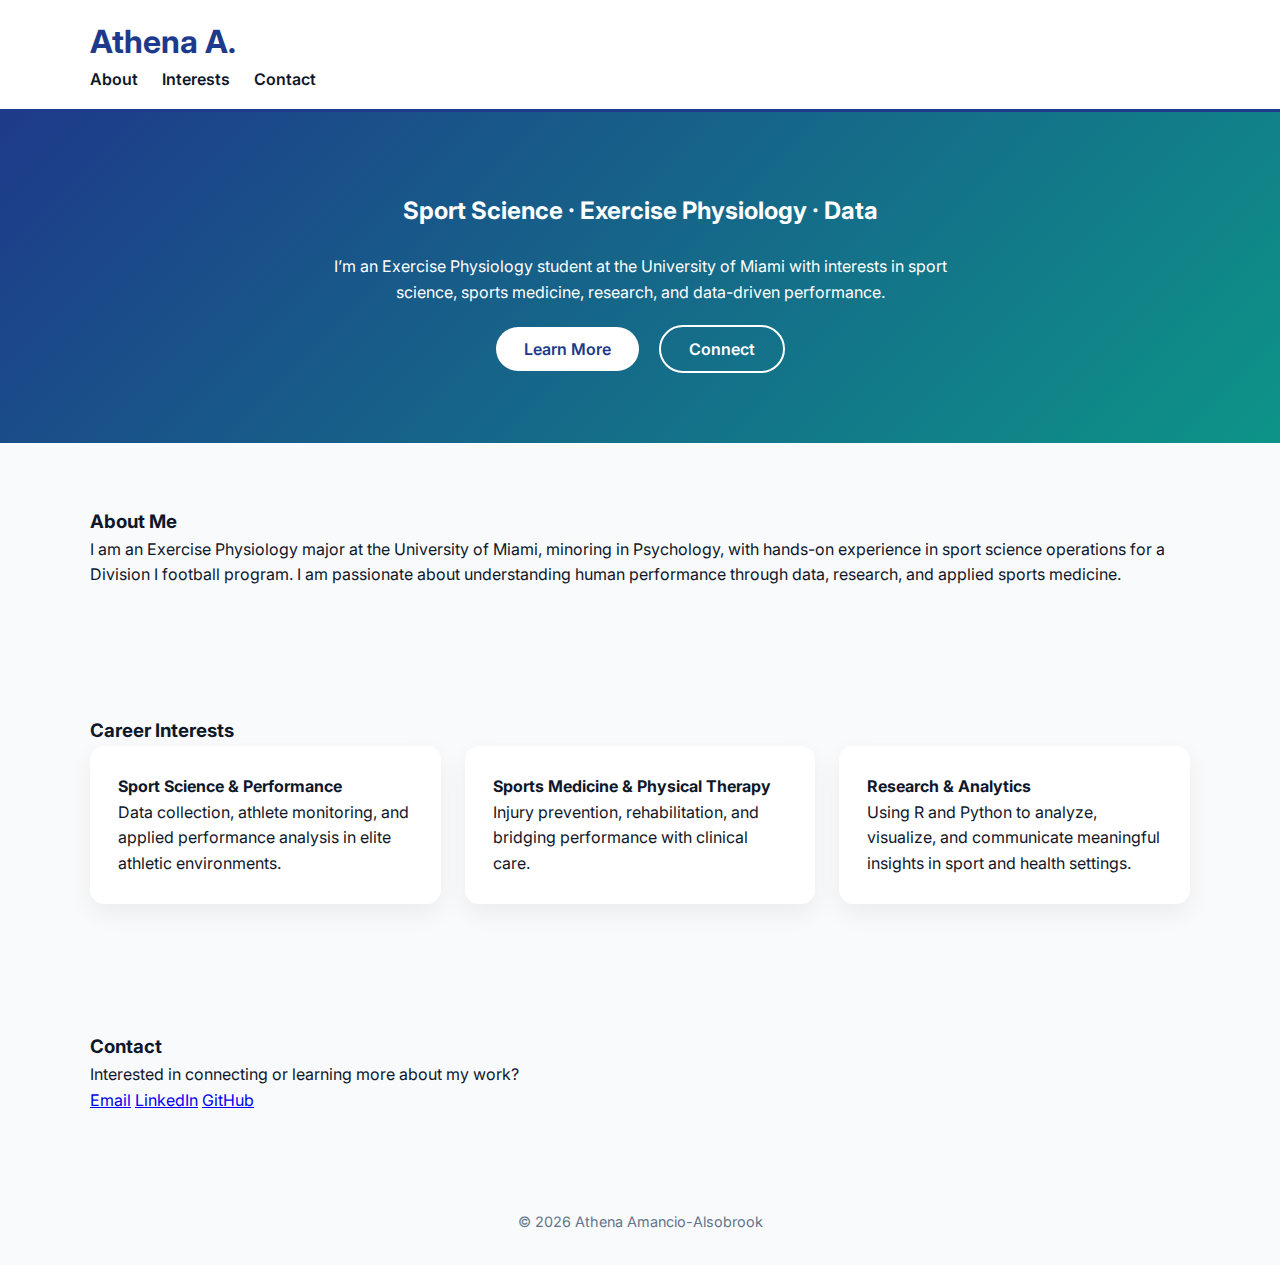
<file: index.html>
<!DOCTYPE html>
<html lang="en">
<head>
  <meta charset="UTF-8" />
  <meta name="viewport" content="width=device-width, initial-scale=1.0" />
  <title>Athena Amancio-Alsobrook</title>

  <!-- Link CSS -->
  <link rel="stylesheet" href="style.css" />

  <!-- Google Font (clean & professional) -->
  <link rel="preconnect" href="https://fonts.googleapis.com">
  <link rel="preconnect" href="https://fonts.gstatic.com" crossorigin>
  <link href="https://fonts.googleapis.com/css2?family=Inter:wght@300;400;600;700&display=swap" rel="stylesheet">
</head>

<body>

  <!-- ===== NAVIGATION ===== -->
  <header class="navbar">
    <div class="container">
      <h1 class="logo">Athena A.</h1>
      <nav>
        <ul class="nav-links">
          <li><a href="#about">About</a></li>
          <li><a href="#interests">Interests</a></li>
          <li><a href="#contact">Contact</a></li>
        </ul>
      </nav>
    </div>
  </header>

  <!-- ===== HERO / HOME ===== -->
  <section class="hero">
    <div class="container">
      <h2>Sport Science · Exercise Physiology · Data</h2>
      <p class="hero-text">
        I’m an Exercise Physiology student at the University of Miami with interests in
        sport science, sports medicine, research, and data-driven performance.
      </p>

      <div class="hero-buttons">
        <a href="#about" class="btn primary">Learn More</a>
        <a href="#contact" class="btn secondary">Connect</a>
      </div>
    </div>
  </section>

  <!-- ===== ABOUT ===== -->
  <section id="about" class="section">
    <div class="container">
      <h3>About Me</h3>
      <p>
        I am an Exercise Physiology major at the University of Miami, minoring in Psychology,
        with hands-on experience in sport science operations for a Division I football program.
        I am passionate about understanding human performance through data, research,
        and applied sports medicine.
      </p>
    </div>
  </section>

  <!-- ===== CAREER INTERESTS ===== -->
  <section id="interests" class="section light">
    <div class="container">
      <h3>Career Interests</h3>

      <div class="cards">
        <div class="card">
          <h4>Sport Science & Performance</h4>
          <p>
            Data collection, athlete monitoring, and applied performance analysis
            in elite athletic environments.
          </p>
        </div>

        <div class="card">
          <h4>Sports Medicine & Physical Therapy</h4>
          <p>
            Injury prevention, rehabilitation, and bridging performance with clinical care.
          </p>
        </div>

        <div class="card">
          <h4>Research & Analytics</h4>
          <p>
            Using R and Python to analyze, visualize, and communicate meaningful insights
            in sport and health settings.
          </p>
        </div>
      </div>
    </div>
  </section>

  <!-- ===== CONTACT ===== -->
  <section id="contact" class="section">
    <div class="container">
      <h3>Contact</h3>
      <p>
        Interested in connecting or learning more about my work?
      </p>

      <div class="contact-links">
        <a href="mailto:yourname@email.com">Email</a>
        <a href="https://www.linkedin.com/" target="_blank">LinkedIn</a>
        <a href="https://github.com/" target="_blank">GitHub</a>
      </div>
    </div>
  </section>

  <!-- ===== FOOTER ===== -->
  <footer class="footer">
    <p>© 2026 Athena Amancio-Alsobrook</p>
  </footer>

</body>
</html>
</file>
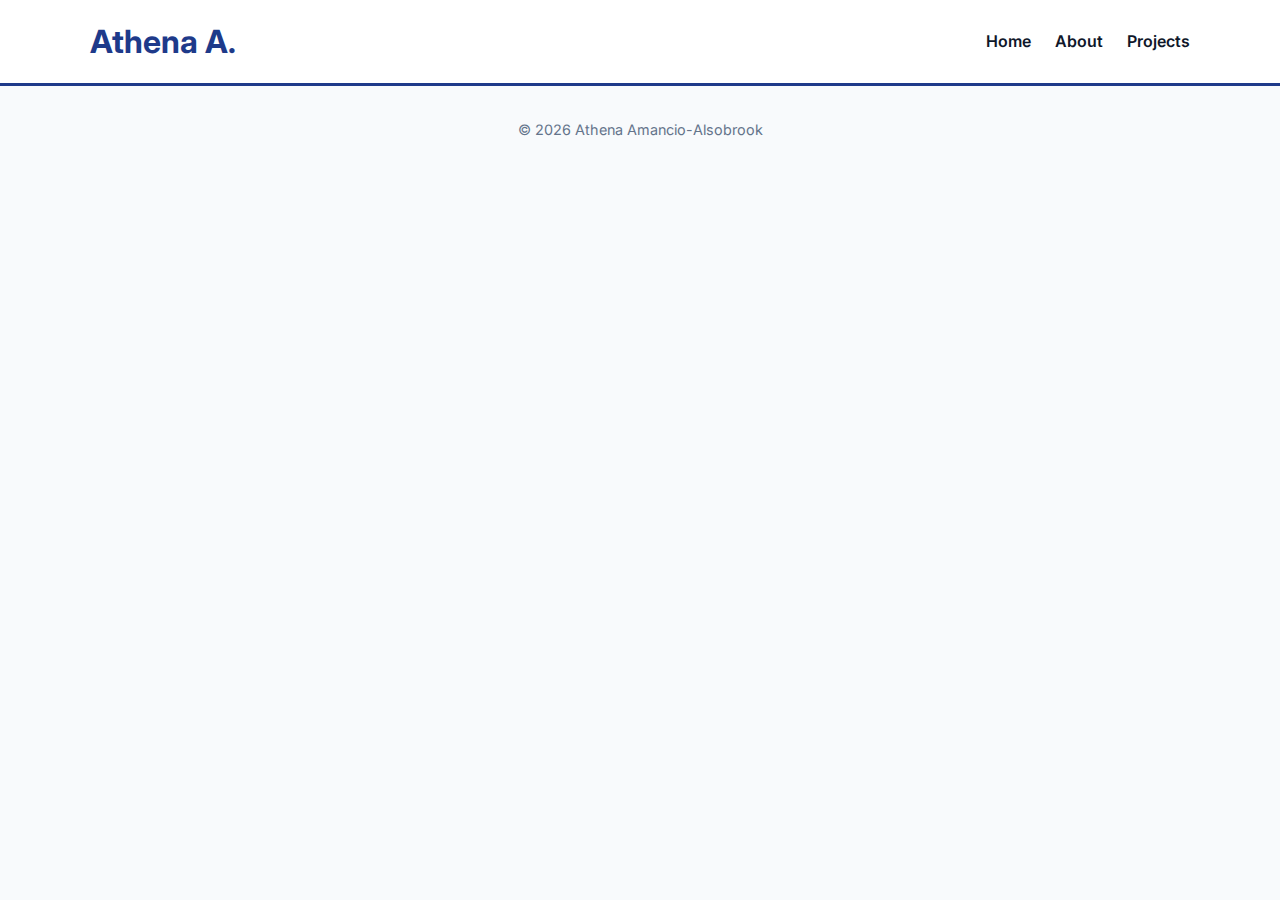
<file: base.html>
<!DOCTYPE html>
<html lang="en">
<head>
  <meta charset="UTF-8" />
  <meta name="viewport" content="width=device-width, initial-scale=1.0" />

  <title>PAGE TITLE</title>

  <!-- Styles -->
  <link rel="stylesheet" href="style.css" />

  <!-- Fonts -->
  <link rel="preconnect" href="https://fonts.googleapis.com">
  <link rel="preconnect" href="https://fonts.gstatic.com" crossorigin>
  <link href="https://fonts.googleapis.com/css2?family=Inter:wght@300;400;600;700&display=swap" rel="stylesheet">
</head>

<body>

  <!-- ===== HEADER / NAV ===== -->
  <header class="navbar">
    <div class="container nav-flex">
      <h1 class="logo">Athena A.</h1>

      <nav>
        <ul class="nav-links">
          <li><a href="index.html">Home</a></li>
          <li><a href="about.html">About</a></li>
          <li><a href="projects.html">Projects</a></li>
        </ul>
      </nav>
    </div>
  </header>

  <!-- ===== MAIN CONTENT ===== -->
  <main>
    <!-- PAGE-SPECIFIC CONTENT GOES HERE -->
  </main>

  <!-- ===== FOOTER ===== -->
  <footer class="footer">
    <p>© 2026 Athena Amancio-Alsobrook</p>
  </footer>

</body>
</html>
</file>
<file: style.css>
:root {
    --primary: #1e3a8a;
    --accent: #0d9488;
    --bg: #f8fafc;
    --text: #0f172a;
  }
  
  * {
    box-sizing: border-box;
    margin: 0;
    padding: 0;
  }
  
  body {
    font-family: "Inter", sans-serif;
    background: var(--bg);
    color: var(--text);
    line-height: 1.6;
  }
  
  .container {
    width: 90%;
    max-width: 1100px;
    margin: auto;
  }
  
  .container.narrow {
    max-width: 700px;
  }
  
  /* NAV */
  .navbar {
    background: white;
    border-bottom: 3px solid var(--primary);
    padding: 1rem 0;
  }
  
  .nav-flex {
    display: flex;
    justify-content: space-between;
    align-items: center;
  }
  
  .logo {
    color: var(--primary);
    font-weight: 700;
  }
  
  .nav-links {
    list-style: none;
    display: flex;
    gap: 1.5rem;
  }
  
  .nav-links a {
    text-decoration: none;
    color: var(--text);
    font-weight: 600;
  }
  
  /* HERO */
  .hero {
    background: linear-gradient(135deg, var(--primary), var(--accent));
    color: white;
    padding: 5rem 0;
    text-align: center;
  }
  
  .hero-text {
    max-width: 650px;
    margin: 1.5rem auto;
  }
  
  .hero-buttons {
    margin-top: 2rem;
  }
  
  /* BUTTONS */
  .btn {
    padding: 0.75rem 1.75rem;
    border-radius: 999px;
    font-weight: 600;
    text-decoration: none;
    margin: 0.5rem;
  }
  
  .primary {
    background: white;
    color: var(--primary);
  }
  
  .secondary {
    border: 2px solid white;
    color: white;
  }
  
  /* SECTIONS */
  .section {
    padding: 4rem 0;
  }
  
  .section.highlight {
    background: white;
  }
  
  /* CARDS */
  .cards {
    display: grid;
    grid-template-columns: repeat(auto-fit, minmax(250px, 1fr));
    gap: 1.5rem;
  }
  
  .card {
    background: white;
    padding: 1.75rem;
    border-radius: 14px;
    box-shadow: 0 10px 25px rgba(0,0,0,0.06);
  }
  
  .card.accent {
    border-top: 6px solid var(--accent);
  }
  
  /* TAGS */
  .tag {
    display: inline-block;
    background: var(--accent);
    color: white;
    padding: 0.25rem 0.75rem;
    border-radius: 999px;
    font-size: 0.8rem;
    margin-right: 0.5rem;
    margin-top: 0.75rem;
  }
  
  /* FOOTER */
  .footer {
    text-align: center;
    padding: 2rem 0;
    font-size: 0.9rem;
    color: #64748b;
  }
</file>
